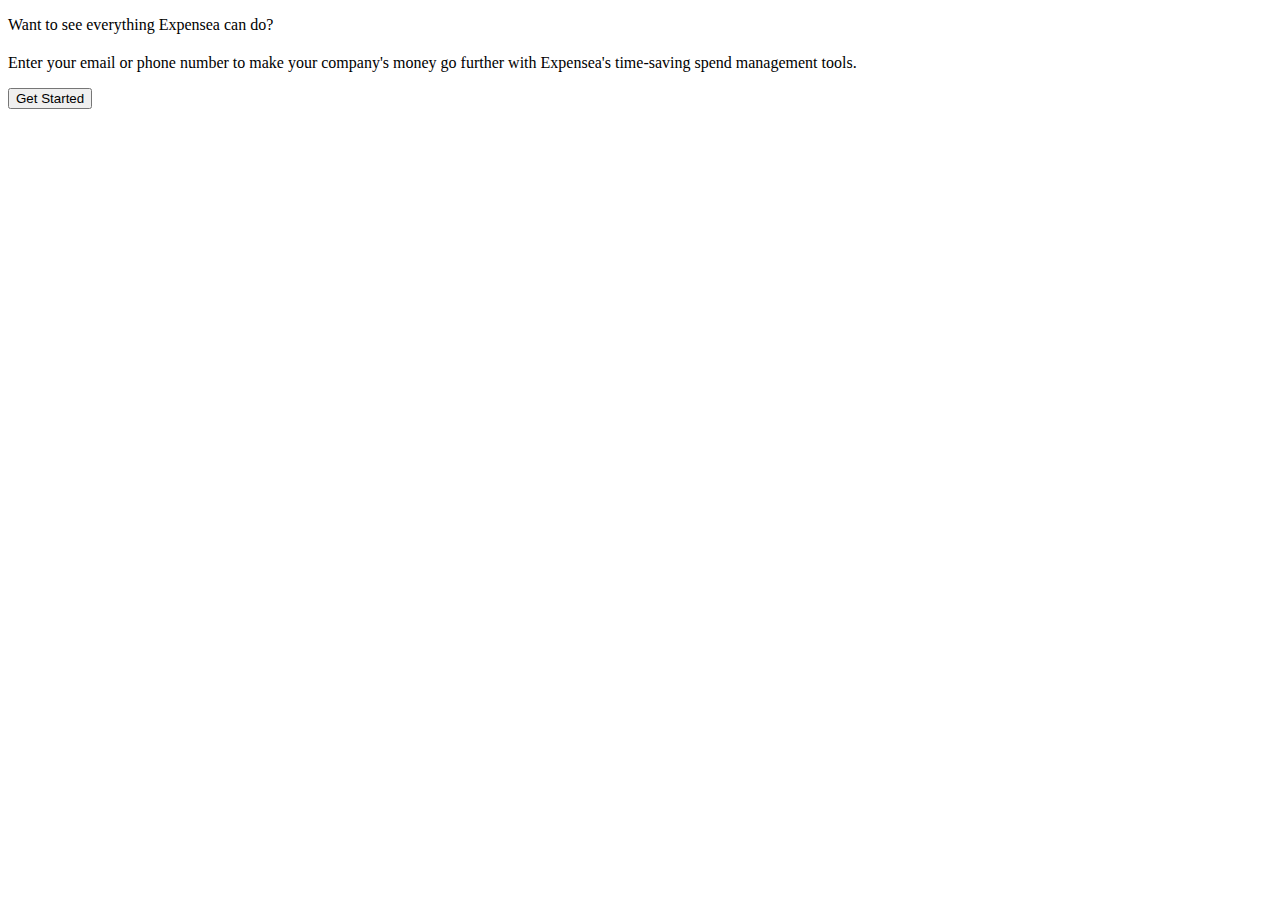
<file: HTML/call-to-action-section.html>
<!DOCTYPE html>
<html lang="en">
<head>
    <meta charset="UTF-8">
    <meta name="viewport" content="width=device-width, initial-scale=1.0">
    <title>Document</title>
</head>
<body>
    <section class="call-to-action1">
        <p>Want to see everything Expensea can do?<a href="Explore all features."></a></p>
    </section>
    <section class="call-to-action2">
        <h2></h2>
        <p>Enter your email or phone number to make your company's money go further with Expensea's time-saving spend management tools.</p>
        <button class="get-started-btn">Get Started</button>
    </section>

</body>
</html>
</file>
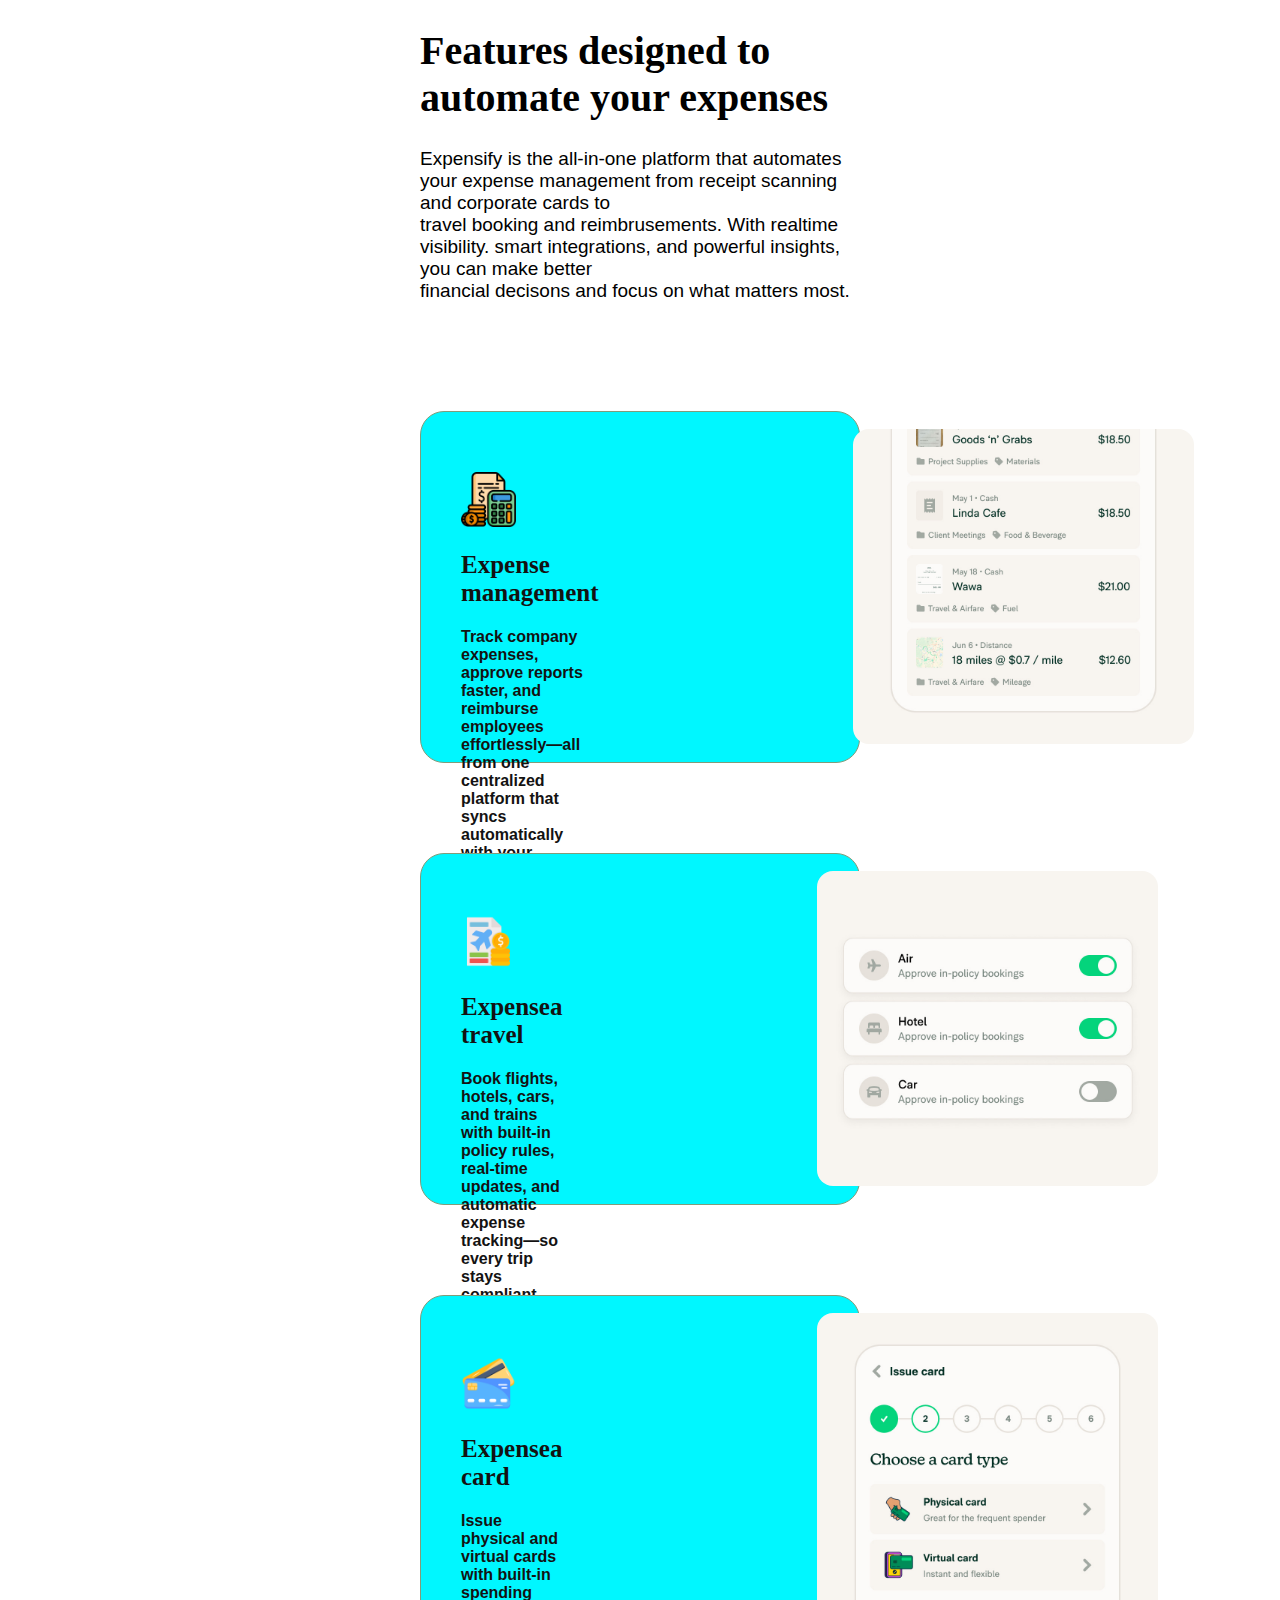
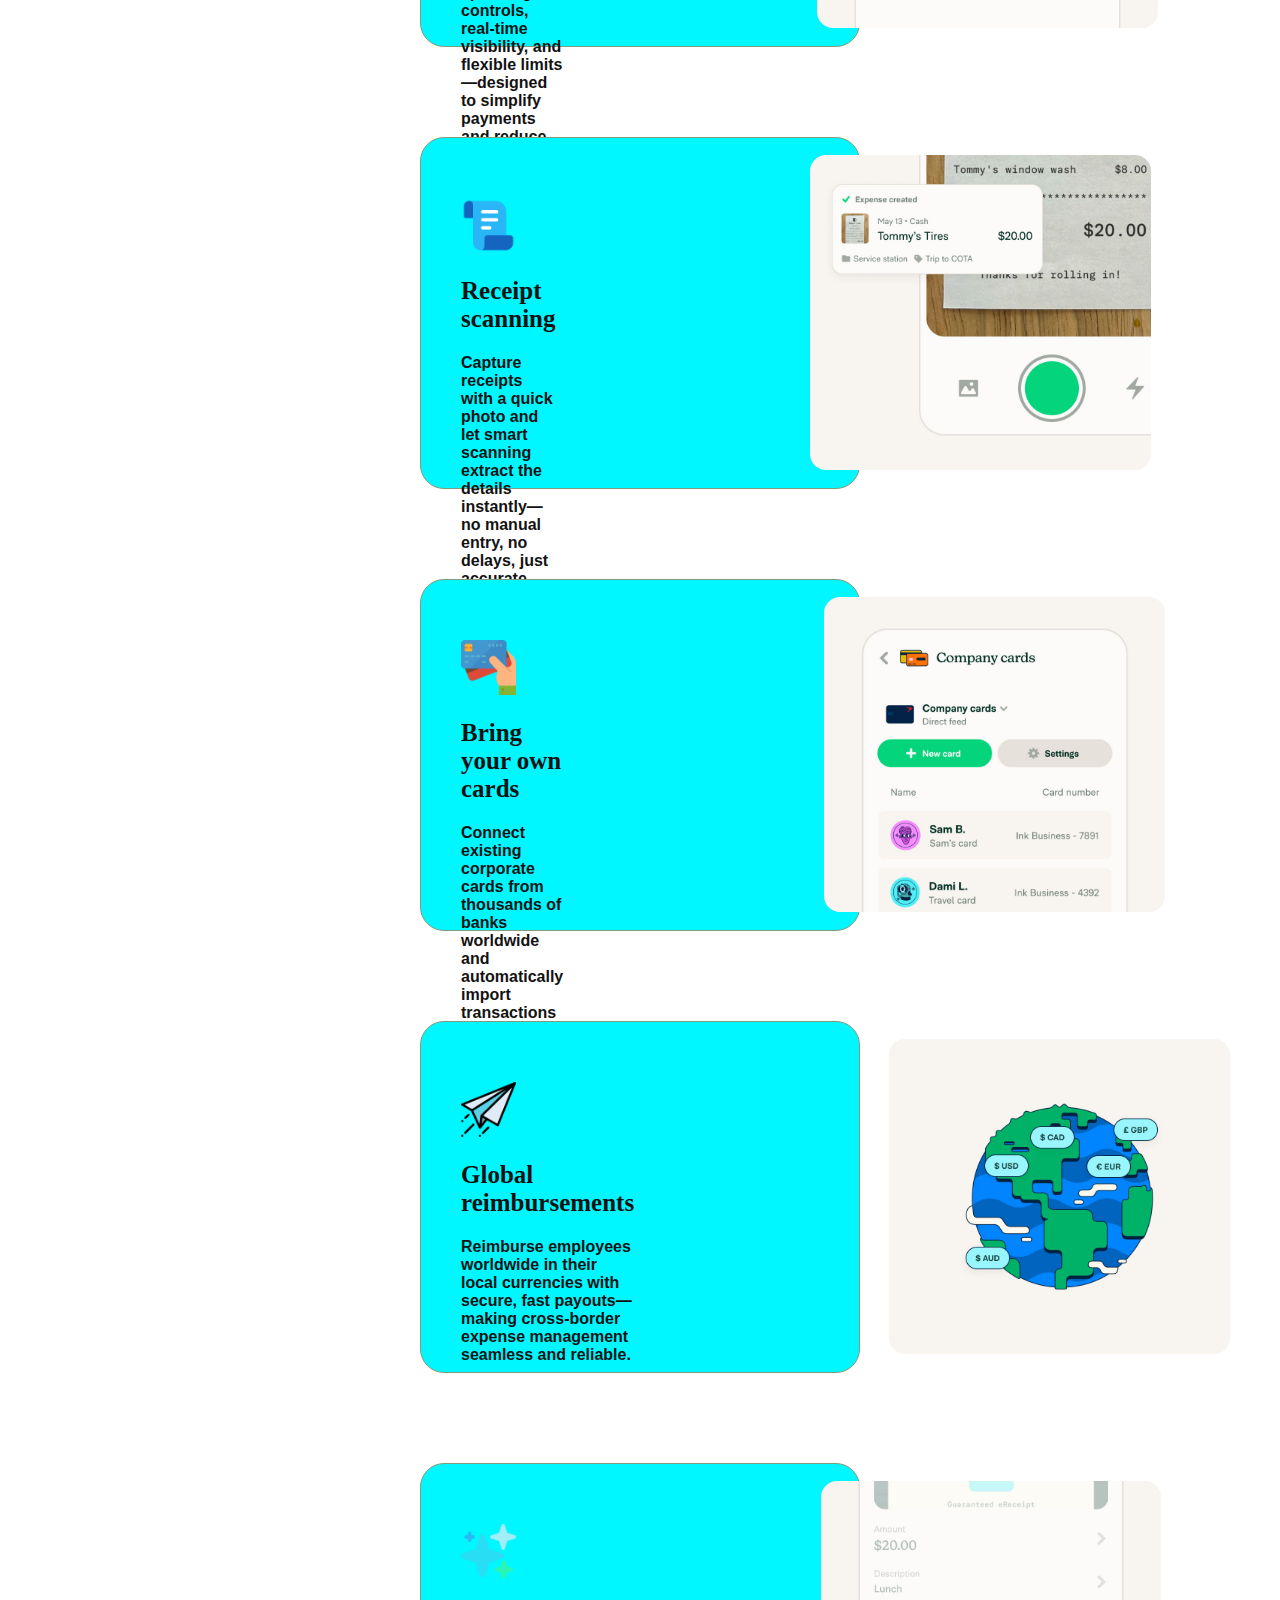
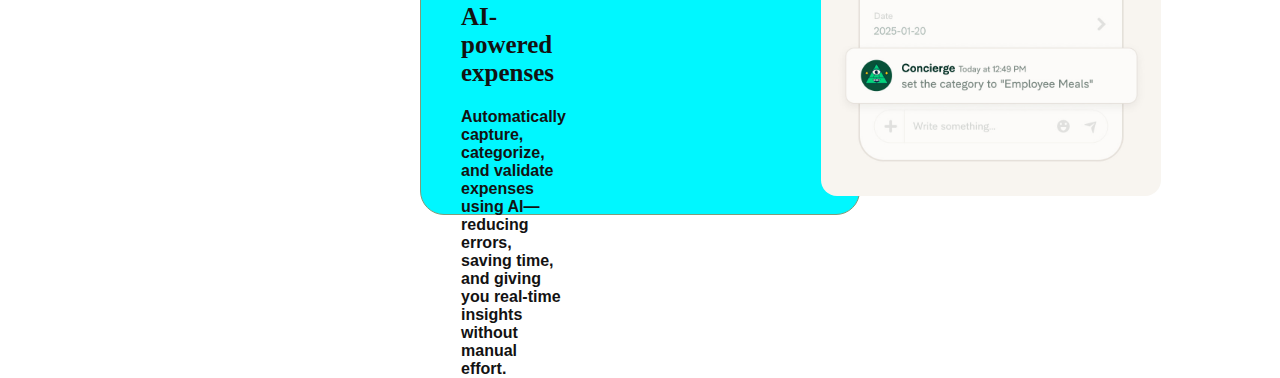
<file: HTML/features-section.html>
<!DOCTYPE html>
<html lang="en">
<head>
    <meta charset="UTF-8">
    <meta name="viewport" content="width=device-width, initial-scale=1.0">
    <title>Document</title>
    <link rel="stylesheet" href="/CSS/style.css">
    <link rel="stylesheet" href="/CSS/features-section.css">
</head>
<body>
    <section class="features-section">
        <div class="heading-item">
            <h1>Features designed to automate your expenses</h1>
            <p>
                Expensify is the all-in-one platform that automates your expense management from receipt scanning and corporate cards to <br>
                travel booking and reimbrusements. With realtime visibility. smart integrations, and powerful insights, you can make better <br>
                financial decisons and focus on what matters most.
            </p>
        </div>
        <!-- expense-managment card -->
        <div class="card">
            <div class="card-content ">
                <img src="/IMAGE/ICON/expenseManagement.png" alt="card-content" class="icon">
                <h2>Expense management</h2>
                <p>Track company expenses, approve reports faster, and reimburse employees effortlessly—all from one centralized platform that syncs automatically with your accounting tools.</p>
            </div>
            <img src="/IMAGE/CARD/expenseManagement_Card.jpg" alt="">
        </div>
        <!-- expensea travel -->
        <div class="card">
            <div class="card-content reverse">
                <img src="/IMAGE/ICON/expenseaTravel.png" alt="" class="icon">
                <h2>Expensea travel</h2>
                <p>Book flights, hotels, cars, and trains with built-in policy rules, real-time updates, and automatic expense tracking—so every trip stays compliant and stress-free.</p>

            </div>
            <img src="/IMAGE/CARD/expenseaTravel_Card.jpg" alt="">
        </div>
        <!-- expensea card -->
        <div class="card">
            <div class="card-content">
                <img src="/IMAGE/ICON/expenseaCard.png" alt="" class="icon">
                <h2>Expensea card</h2>
                <p>Issue physical and virtual cards with built-in spending controls, real-time visibility, and flexible limits—designed to simplify payments and reduce manual work.</p>

            </div>
            <img src="/IMAGE/CARD/expenseaCard_Card.jpg" alt="">
        </div>
        <!-- receipt scanning -->
        <div class="card">
            <div class="card-content reverse">
                <img src="/IMAGE/ICON/receiptScanning.png" alt="" class="icon">
                <h2>Receipt scanning</h2>
                <p>Capture receipts with a quick photo and let smart scanning extract the details instantly—no manual entry, no delays, just accurate expense records.</p>
            </div>
            <img src="/IMAGE/CARD/receiptScanning_Card.jpg" alt="">
        </div>
        <!-- Bring your own cards (byoc) -->
        <div class="card">
            <div class="card-content">
                <img src="/IMAGE/ICON/byoc.png" alt="" class="icon">
                <h2>Bring your own cards</h2>
                <p>Connect existing corporate cards from thousands of banks worldwide and automatically import transactions—matched, categorized, and ready for reconciliation.</p>
            </div>
            <img src="/IMAGE/CARD/byoc_Card.jpg" alt="">
        </div>
        <!-- global reimbrusements -->
        <div class="card">
            <div class="card-content reverse">
                <img src="/IMAGE/ICON/globalReimbursements.png" alt="" class="icon">
                <h2>Global reimbursements</h2>
                <p>Reimburse employees worldwide in their local currencies with secure, fast payouts—making cross-border expense management seamless and reliable.</p>
            </div>
            <img src="/IMAGE/CARD/globalReimbursements_Card.jpg" alt="">
        </div>
        <!-- ai-powered expenses -->
        <div class="card">
            <div class="card-content">
                <img src="/IMAGE/ICON/aiPoweredExpenses.png" alt="" class="icon">
                <h2>AI-powered expenses</h2>
                <p>Automatically capture, categorize, and validate expenses using AI—reducing errors, saving time, and giving you real-time insights without manual effort.</p>
            </div>
            <img src="/IMAGE/CARD/aiPoweredExpenses_Card.jpg" alt="">
        </div>
    </section>
</body>
</html>
</file>
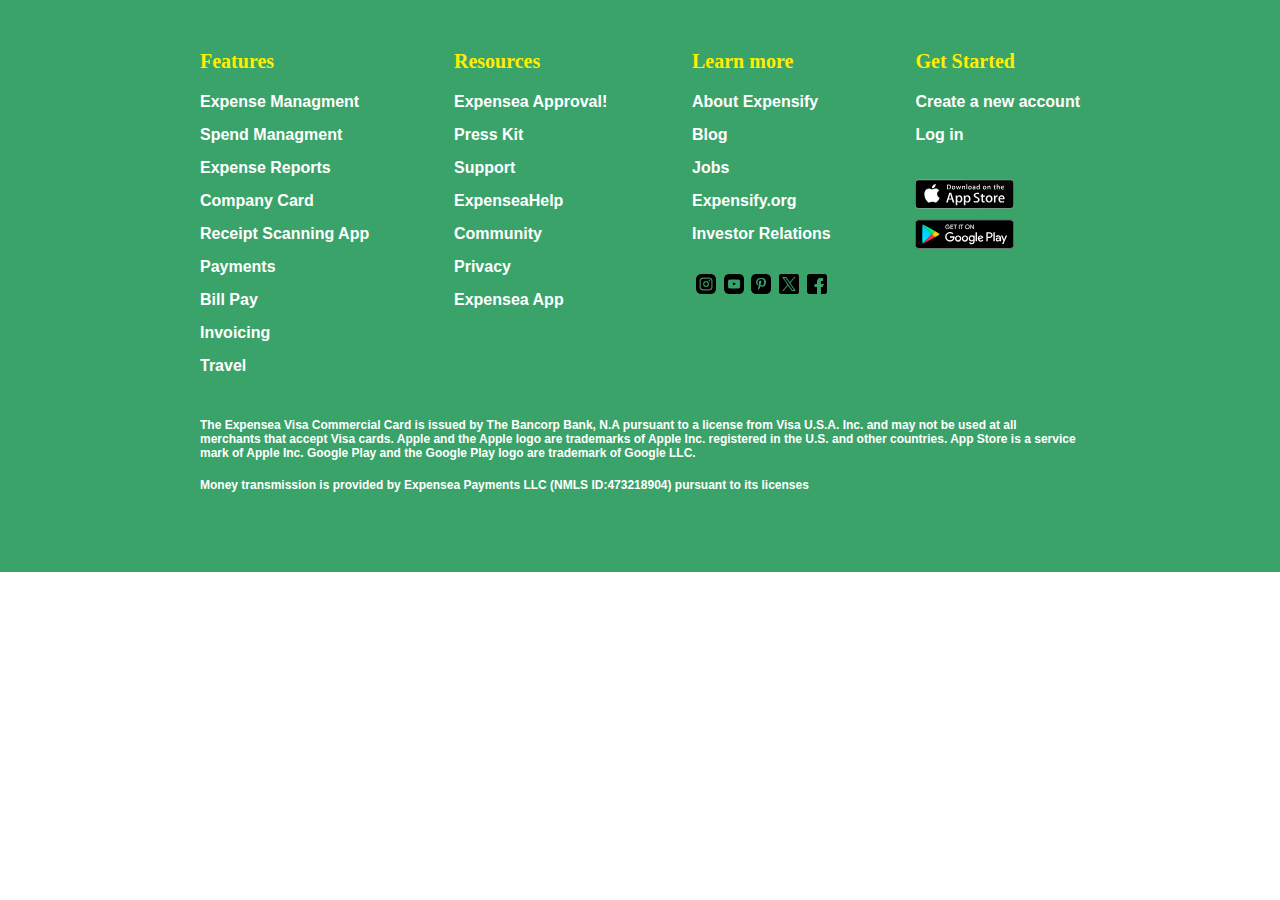
<file: HTML/footer.html>
<!DOCTYPE html>
<html lang="en">
<head>
    <meta charset="UTF-8">
    <meta name="viewport" content="width=device-width, initial-scale=1.0">
    <title>Document</title>
    <link rel="stylesheet" href="/CSS/footer.css">
</head>
<body>
    <footer>
        <section class="footer-section">
            <div class="main-content-container">
                <div class="main-link-container main-link-container-column1">
                    <h3>Features</h3>
                    <ul class="link-container">
                        <li class="internal-link">
                            <a href="#">Expense Managment</a>
                        </li>
                        <li class="internal-link">
                            <a href="#">Spend Managment</a>
                        </li>
                        <li class="internal-link">
                            <a href="#">Expense Reports</a>
                        </li>
                        <li class="internal-link">
                            <a href="#">Company Card</a>
                        </li>
                        <li class="internal-link">
                            <a href="#">Receipt Scanning App</a>
                        </li>
                        <li class="internal-link">
                            <a href="#">Payments</a>
                        </li>
                        <li class="internal-link">
                            <a href="#">Bill Pay</a>
                        </li>
                        <li class="internal-link">
                            <a href="#">Invoicing</a>
                        </li>
                        <li class="internal-link">
                            <a href="#">Travel</a>
                        </li>
                    </ul>
                </div>
                <div class="main-link-container main-link-container-column2">
                    <h3>Resources</h3>
                    <ul class="link-container">
                        <li class="internal-link">
                            <a href="#">Expensea Approval!</a>
                        </li>
                        <li class="internal-link">
                            <a href="#">Press Kit</a>
                        </li>
                        <li class="internal-link">
                            <a href="#">Support</a>
                        </li>
                        <li class="internal-link">
                            <a href="#">ExpenseaHelp</a>
                        </li>
                        <li class="internal-link">
                            <a href="#">Community</a>
                        </li>
                        <li class="internal-link">
                            <a href="#">Privacy</a>
                        </li>
                        <li class="internal-link">
                            <a href="#">Expensea App</a>
                        </li>
                    </ul>
                </div>
                <div class="main-link-container main-link-container-column3">
                    <h3>Learn more</h3>
                    <ul class="link-container">
                        <li class="internal-link">
                            <a href="#">About Expensify</a>
                        </li>
                        <li class="internal-link">
                            <a href="#">Blog</a>
                        </li>
                        <li class="internal-link">
                            <a href="#">Jobs</a>
                        </li>
                        <li class="internal-link">
                            <a href="#">Expensify.org</a>
                        </li>
                        <li class="internal-link">
                            <a href="#">Investor Relations</a>
                        </li>
                    </ul>
                    <div class="social-media-container">
                        <a href="#" class="social-link"><img src="/IMAGE/ICON/SOCIAL_MEDIA/instagram.png"></a>
                        <a href="#" class="social-link"><img src="/IMAGE/ICON/SOCIAL_MEDIA/youtube.png"></a>
                        <a href="#" class="social-link"><img src="/IMAGE/ICON/SOCIAL_MEDIA/pinterest.png"></a>
                        <a href="#" class="social-link"><img src="/IMAGE/ICON/SOCIAL_MEDIA/twitter.png"></a>
                        <a href="#" class="social-link"><img src="/IMAGE/ICON/SOCIAL_MEDIA/facebook.png"></a>
                    </div>
                </div>
                <div class="main-link-container main-link-container-column4">
                    <h3>Get Started</h3>
                    <ul class="link-container">
                        <li class="internal-link">
                            <a href="#">Create a new account</a>
                        </li>
                        <li class="internal-link">
                            <a href="#">Log in</a>
                        </li>
                        <div class="download-container">
                            <img src="/IMAGE/ICON/download-on-the-app-store-1.svg" alt="" class="download-banner">
                            <img src="/IMAGE/ICON/download-on-the-playstore.svg" alt="" class="download-banner">
                        </div>
                    </ul>
                </div>
            </div>
            <p>The Expensea Visa Commercial Card is issued by The Bancorp Bank, N.A pursuant to a license from Visa U.S.A. Inc. and may not be used at all merchants that accept Visa cards. Apple and the Apple logo are trademarks of Apple Inc. registered in the U.S. and other countries. App Store is a service mark of Apple Inc. Google Play and the Google Play logo are trademark of Google LLC.</p>
            <br>
            <p>Money transmission is provided by Expensea Payments LLC (NMLS ID:473218904) pursuant to its licenses</p>
        </section>
    </footer>
</body>
</html>
</file>
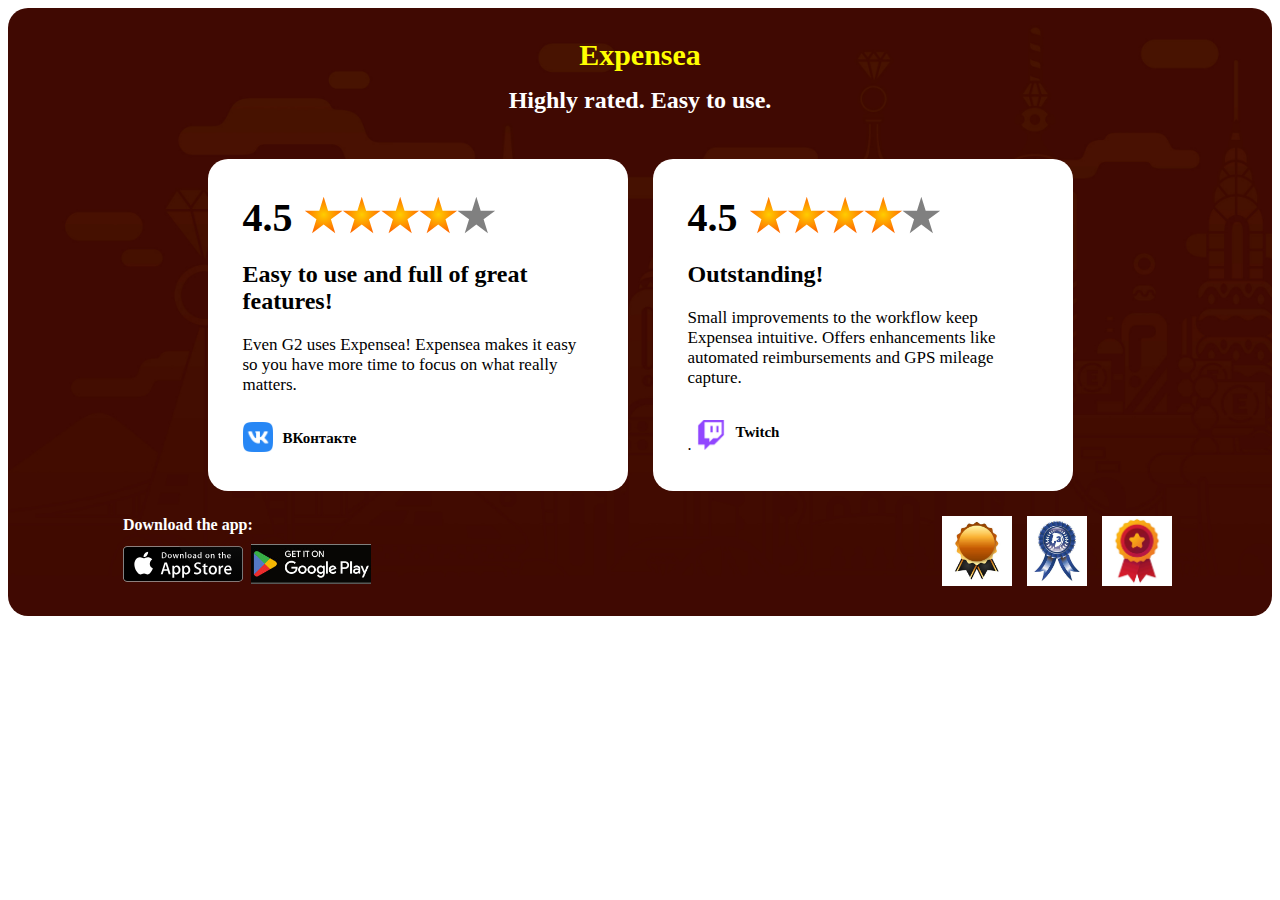
<file: HTML/testimonial-sectoin.html>
<!DOCTYPE html>
<html lang="en">
<head>
    <meta charset="UTF-8">
    <meta name="viewport" content="width=device-width, initial-scale=1.0">
    <title>Document</title>
    <link rel="stylesheet" href="/CSS/testimonial.css">
</head>
<body>
    <section class="testimonial-section">
        <div class="row1">
            <p class="logo-text">Expensea</p>
            <h2>Highly rated. Easy to use.</h2>
        </div>
        <div class="row2">
            <div class="card-content">
                <div class="rating-item">
                    <span>4.5</span><img src="/IMAGE/ICON/stars.svg" alt="">
                </div>
                <h2>Easy to use and full of great features!</h2>
                <p>Even G2 uses Expensea! Expensea makes it easy so you have more time to focus on what really matters.</p>
                <img src="/IMAGE/ICON/company-logo1.png" alt="" class="rating-logo"><strong>ВКонтакте</strong>
            </div>
            <div class="card-content">
                <div class="rating-item">
                    <span>4.5</span><img src="/IMAGE/ICON/stars.svg" alt="">
                </div>
                <h2>Outstanding!</h2>
                <p>Small improvements to the workflow keep Expensea intuitive. Offers enhancements like automated reimbursements and GPS mileage capture.</p>
                .
                <img src="/IMAGE/ICON/company-logo2.png" alt="" class="rating-logo"><strong>Twitch</strong>
            </div>
        </div>
        <div class="row3">
            <div class="download-container">
                <p>Download the app:</p>
                <div class="app-container">
                    <img src="/IMAGE/ICON/download-on-the-app-store-1.svg" alt="">
                    <img src="/IMAGE/ICON/download-on-the-play-store.jpg" alt="">
                </div>
            </div>
            <div class="badge-container">
                <img src="/IMAGE/ICON/badge1.jpg" alt="badge1" class="badge-logo">
                <img src="/IMAGE/ICON/badge2.jpg" alt="badge2" class="badge-logo">
                <img src="/IMAGE/ICON/badge3.jpg" alt="badge3" class="badge-logo">
            </div>
        </div>
    </section>
</body>
</html>
</file>
<file: CSS/style.css>
*{
    font-family: sans-serif, Arial, Helvetica;
}

:root {
    --shared-width: 560px;
    --universal-padding-margin: 420px;
    --h2-font-size: 25px;
    --p-font-size: 18px;
}

body{
    background-color: white;
    background-attachment: fixed;
    background-repeat: no-repeat;
    background-size:cover;
    margin:0px;
    padding: 0px;
}

.header-container {
    background-color: hsl(0, 0%, 100%);
    height: 70px;
    border-bottom:1px solid black;
    position: fixed;
    width: 100%;
    z-index: 1000;
}


.header-container .nav-bar {
    display: flex;
    align-items: center;
    justify-content: space-around;
    flex-direction: row;
    margin:0px;
    padding:0px;
    height: 100%;
}
/* web-logo Scaling */
.nav-bar #web-logo {
    font-size: 28px;
    font-weight: bold;
    color:  #0061ff;
}

.dropdown-menu {
    font-size: 15px;
    position: absolute;
    row-gap: 19px;
    overflow-x: auto;
    flex-direction: column;
    background-color: rgb(255, 255, 255);
    padding: 15px 15px;
    border-radius: 12px;
    display: none;
    border: 1px solid rgba(0, 0, 0, 0.233);
}

.nav-items ul:hover .dropdown-menu {
    display: flex;
}


.dropdown-menu a {
    color: rgb(39, 35, 35);
}
.dropdown-menu a:hover {
    color: rgb(107, 107, 107);
}

li{
    list-style: none;
}

a{
 text-decoration: none;
 color:black;
}

.nav-items {
    display: inline-flex;
    align-items: center;
    height: 30px;
    gap:25px;
}


.nav-items > * {
    margin:0px;
    padding:0px;
}
/* nav-item positioning */
.nav-items ul > a {
    font-size: 17px;
}
.nav-items ul > a:hover {
    color:red;
}
/* styling sign-in & sing-up btn */

.nav-bar .other-section li {
    display: flex;
    flex-direction: row;
    column-gap: 15px;
}
.nav-bar .other-section li a {
    font-weight: bold;
}
.nav-bar .other-section li a:nth-child(1) {
    align-self: center;
    color: orange;
}
.nav-bar .other-section li a:nth-child(2) {
    padding: 12px 18px;
    border-radius: 20px;
    color: white;
    background-color: #03C775;
}

/* hightlight nav-item when hovering on its child-element(dropdown) */
.nav-items ul > a:has(+.dropdown-menu:hover) {
    color:red;
}

/* hero-section styling ----------------------------------------------------------*/

.hero-section {
    display: flex;
    flex-direction: row;
    column-gap: 100px;
    height: fit-content;
    background: url(/IMAGE/CARD/heroSection_bg.png);
    background-size: cover;
    background-repeat: no-repeat;
    padding-top: 70px; 
}
.hero-section .hero-section-video {
    position:absolute;
    display: none;
}
.hero-section .column1 {
    width:60%;
    padding-left: 150px;
    padding-top: 80px;
}
/* styling column 1 (hero section) element --------------------------- */

.column1 .myH1 {
    color:white;
    font-size:50px;
}
.column1 .myH1 span {
    font-style: italic;
    color:rgb(22, 201, 22);
    padding: 0px 2px;
}

/* styling list-box */
.column1 .list-box {
    position: relative;
}
.column1 .list-box li::before {
    position: absolute;
    content: '';
    height: 20px;
    width: 20px;
    background-image: url(/IMAGE/ICON/arrow.png);
    background-size: cover;
    left:10px;
}
.column1 .list-box li {
    color:white;
    font-weight: bold;
    padding-bottom: 15px;
    font-size: 1.2rem;
}

/* styling authentication-option */
.column1 .authentication-option {
    display: grid;
    grid-template-columns: repeat(3, 180px);
    grid-template-areas: "pa pa pa"
                        "login1 login2 login3";
    row-gap: 25px;
    column-gap: 10px;
}
.column1 .authentication-option > #main-paragraph {
    font-size: 20px;
    color: white;
    font-weight: bold;
    grid-area: pa;
    margin: 0px;
}
.column1 .authentication-option > .login-option:nth-child(2) {
    grid-area: login1;
} 
.column1 .authentication-option > .login-option:nth-child(3) {
    grid-area: login2;
} 
.column1 .authentication-option > .login-option:nth-child(4) {
    grid-area: login3;
}
.authentication-option .login-option {
    background-color: #002E22;
    border-radius: 15px;
    border: 1px solid rgba(199, 191, 191, 0.568);
    cursor: pointer;
}
.authentication-option .login-option .check-box {
    margin:15px 0px 0px 15px;
}
.authentication-option .login-option > p {
    color:white;
    padding:0px 20px;
    font-weight: bold;
    user-select: none;
}
.authentication-option .login-option:active {
    background-color: hsl(164, 83%, 43%);
}

/* styling redirect-container */

.redirect-container {
    display: flex;
    background-color: rgb(233, 226, 226);
    margin-top: 20px;
    border-radius: 40px;
    width: var(--shared-width);
    height: 55px;
}

.redirect-container .email-phone-box {
    flex:1;
    border:none;
    outline:none;
    padding: 15px;
    font-size: 15px;
    background:transparent;
}

.redirect-container .get-started-btn {
    width:30%;
    background-color: #03D47C;
    color: white;
    border:none;
    outline:none;
    padding: 0px 15px;
    border-radius: 40px;
    margin: 3px;
    cursor:pointer;
}

/* styling get-started container */

.get-started-container {
    display:flex;
    flex-direction: row;
}
.get-started-container p {
    color: white;
    font-weight: 700;
}
.get-started-container img {
    height: 25px;
    width: auto;
    margin-left:10px;
    margin-top: 10px;
}

/* Sponser Section ------------------------------------------------------------------------------------------------------ */
.sponser-section {
    height: 150px;
    background-color: white;
    display: flex;
    /* Firefox Browsers */
    scrollbar-width: none;
    overflow-x: auto;
    user-select: none;
}
/* All other Browsers */
.sponser-section::-webkit-scrollbar-corner {
    display: none;
}

.sponser-section .group {
    width:100%;
    display: flex;
    gap: 120px;
    align-items: center;
    justify-content:center;
    padding-left: 60px;
    animation: slide 20s infinite linear;
}
.sponser-section .group img {
    height: 48px;
}

@keyframes slide {
    from{translate:0;}
    to {translate:-100%;}
}

/* features section design */
.features-section .card > img {
    height: 100px;
    width: auto;
}

/* styling column 2 (hero section) element --------------------------- */

.hero-section .column2 {
    width:50%;
    padding-top: 150px;
}
.column2 .review-section {
    display: flex;
    margin-bottom: 70px;
}
.column2 .review-section > img {
    height:40px;
    width:auto;
    margin-right: 15px;
}
.column2 .review-section p {
    font-size: 25px;
    font-weight: bold;
    color: white;
    margin: 2px 0px;
}

/* code given by claude ai */

.column2 .app-ui-overview-container {
    position: relative;
    width: 100%;
    height: 500px; /* Set a fixed height to contain the elements */ /* This crops anything that goes outside */
}

.column2 .app-ui-overview-container .desktop-screen {
    position: absolute;
    width: 100%;
    top: 0;
    left: 0;
    z-index: 10;
}

.column2 .app-ui-overview-container .mobile-screen {
    position: absolute;
    width: 150px;
    left: -100px;
    bottom: -5px; /* Slightly push down for overlap effect */
 /* Adjust to position where you want it */
    z-index: 20;
}

.column2 .app-ui-overview-container .watch-video-btn {
    padding: 10px 30px;
    background-color: #358573;
    position: absolute;
    top:65%; /* Position from top */
    left: 30%;
    transform: translateX(-50%); /* Center horizontally */
    z-index: 30;
    display: flex;
    align-items: center;
    gap: 10px;
    border-radius: 40px;
    cursor: pointer;
}
</file>
<file: CSS/features-section.css>
/* styling features section heading, p and card content */

.features-section {
    display: flex;
    flex-direction: column;
    padding: 0px var(--universal-padding-margin);
    background-color: white;
    row-gap: 90px;
    margin-bottom: 100px;
}
.features-section .heading-item > h1 {
    font-size: 40px;
    font-family: Montserrat;
}
.features-section .heading-item > p {
    margin-top: 10px;
    max-width: 100%;
    font-size: 19px;
    font-family: arial;
}

/* styling individual card div in feature section */
.features-section .card {
    height: 350px;
    display: flex;
    flex-direction: row;
    column-gap: 200px;
    background:#00F7FF;
    border-radius: 24px;
    border: 1px solid rgb(129, 156, 122);
}
.features-section .card > img {
    height:90%;
    margin: 15px;
    align-self: center;
    border-radius: 1em;
}
.features-section .card .card-content {
    padding: 60px 40px;
}
.features-section .card .card-content > h2 {
    font-size: 25px;
    font-family: Montserrat;
    color: rgb(19, 18, 18);
}
.features-section .card .card-content img {
    height: 55px;
    width: 55px;
}
.features-section .card .card-content p {
    font-weight: 600;
    color: rgb(19, 18, 18);
}
/* reverse styling for .card */
</file>
<file: CSS/footer.css>
/* styling footer section */

body {
    margin: 0;
    padding: 0;
}

.footer-section {
    padding: 30px 0px;
    background-color: rgb(58, 163, 105);
}
.footer-section .main-content-container {
    display: flex;
    flex-direction: row;
    justify-content: space-between;
    padding: 0px 200px;
}
/* styling .main-link-container seperately */
.main-content-container .main-link-container {
    text-align: left;
}
.main-content-container .main-link-container .link-container {
    padding-left: 0;
}
.main-content-container .main-link-container > h3 {
    user-select: none;
    color: rgb(255, 238, 0);
    font-size: 20px;
    font-family: montserrat;
}
.footer-section li.internal-link {
    padding-bottom: 15px;
    padding-left: 0;
    list-style: none;
}
.footer-section a {
    font-family: sans-serif;
    font-weight: bold;
    color: white;
    text-decoration: none;
}
.footer-section a:hover {
    color:hsl(0, 0%, 80%);
}

/* styling 3rd column main-link-container */
.main-content-container .main-link-container-column3 .social-media-container {
    display: flex;
    justify-content: space-around;
}
.social-media-container .social-link img {
    height: 20px;
}

/* styling 4th column main-link-container */
.main-content-container .main-link-container-column4 .link-container .download-container {
    display: flex;
    flex-direction: column;
    margin-top: 15px;
}
.main-content-container .main-link-container-column4 .link-container .download-container .download-banner {
    cursor: pointer;
    border-radius: 11px;
    height: 40px;
    width:60%;
    object-fit: cover;
}
.main-content-container .main-link-container-column4 .link-container .download-container img:hover {
    opacity: 0.8;
}

/* giving style to term-policy-license */
.footer-section > p {
    font-size: 12px;
    font-weight: bold;
    color: white;
    font-family: Arial;
    padding: 0px 200px;
}
.footer-section > p:nth-child(2) {
    margin-bottom: 0;
}
.footer-section > p:nth-child(4) {
    margin-top: 0;
    margin-bottom: 0;
    padding-bottom: 50px;
}
</file>
<file: CSS/testimonial.css>
.testimonial-section {
    display: flex;
    row-gap: 25px;
    flex-direction: column;
    margin: auto;
    background-image: url(/IMAGE/CARD/testimonialBackground.jpg);
    background-size: cover;
    border-radius: 20px;
    margin: 0px var(--universal-padding-margin) 100px;
}
/* designing 3 div inside the .testimonial-section */

/* designing testimonial-row1 --------------------------------------------------------- */
.testimonial-section .row1 {
    margin: auto;
}
.testimonial-section .row1 .logo-text {
    font-family: Montserrat;
    text-align: center;
    font-size: 30px;
    font-weight: bold;
    color: yellow;
    margin-bottom: 0;
    user-select: none;
}
.testimonial-section .row1 h2 {
    color: white;
    margin-top: 15px;
}
/* designing testimonial-row2 ----------------------------------------------------------------*/
.testimonial-section .row2 {
    display: flex;
    flex-direction: row;
    column-gap: 25px;
    justify-content: center;
}
.row2 .card-content {
    position: relative;
    background: white;
    width: 350px;
    padding: 35px;
    border-radius: 20px;
}
.row2 .card-content p {
    font-size: 17px;
}
.row2 .card-content .rating-item {
    display: flex;
    flex-direction: row;
    gap: 10px;
}
.row2 .card-content .rating-item span {
    font-weight: bold;
    font-size: 40px;
}
.row2 .card-content .rating-item img {
    font-weight: bold;
    height: 40px;
    margin-top: 1px;
}

.row2 .card-content > img {
    height: 30px;
    width: 30px;
}
.row2 .card-content:nth-child(1) > img {
    padding-top: 10px;
}
.row2 .card-content:nth-child(2) > img {
    padding-top: 15px;
}

.row2 .card-content > strong {
    position: absolute;
    font-size: 15px;
    padding-left: 10px;
}
.row2 .card-content:nth-child(1) > strong {
    bottom: 44px;
}
.row2 .card-content:nth-child(2) > strong {
    bottom: 50px;
}

/* designing testimonial-row3 */
.testimonial-section .row3 {
    display: flex;
    flex-direction: row;
    justify-content: space-between;
    padding: 0px 100px 0px 115px;
    padding-bottom: 30px;
}

.testimonial-section .row3 .download-container{
    display: flex;
    flex-direction: column;
    gap: 10px;
}
.testimonial-section .row3 .download-container p {
    color: white;
    font-weight: bold;
    font-size: 1rem;
    margin: 0;
    user-select: none;
}
.testimonial-section .row3 .download-container .app-container {
    display: flex;
    flex-direction: row;
    column-gap: 8px;
}
.testimonial-section .row3 .download-container .app-container img {
    height: 40px;
    width: 120px;
    object-fit: cover;
    cursor: pointer;
}
.testimonial-section .row3 .download-container .app-container img:hover {
    opacity: 0.7;
}

.testimonial-section .row3 .badge-container {
    display: flex;
    flex-direction: row;
    column-gap: 15px;
}
.testimonial-section .row3 .badge-container img {
    cursor: pointer;
    height: 70px;
}
.testimonial-section .row3 .badge-container img:hover {
    opacity: 0.7;
}
</file>
